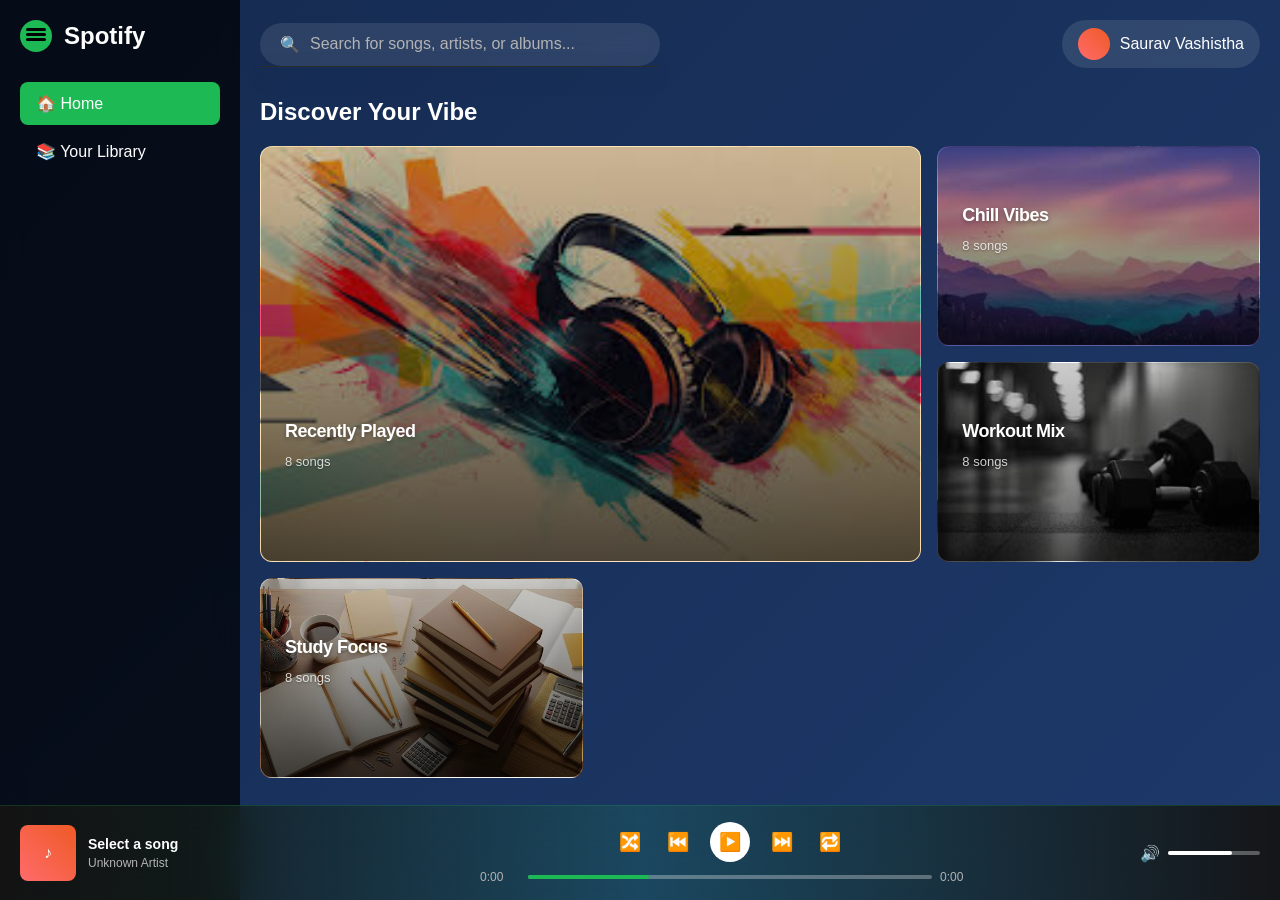
<file: src/index.html>
<!DOCTYPE html>
<html lang="en">
<head>
    <meta charset="UTF-8">
    <meta name="viewport" content="width=device-width, initial-scale=1.0">
    <title>Spotify Clone</title>

    <!-- CSS Stylesheets -->
    <link rel="stylesheet" href="css/main.css">
    <link rel="stylesheet" href="css/sidebar.css">
    <link rel="stylesheet" href="css/player.css">
    <link rel="stylesheet" href="css/components.css">
    <link rel="stylesheet" href="css/responsive.css">
</head>

<body>

<div class="container">
    <!-- Sidebar -->
    <div class="sidebar">
        <div class="logo">
            <div class="spotify-logo"></div>
            Spotify
        </div>
        
        <div class="nav-item active" data-page="home">🏠 Home</div>
        <div class="nav-item" id="libraryBtn" data-page="library">📚 Your Library</div>
        
        <div class="playlist-section" id="playlistMenu">
            <div class="playlist-title">Playlists</div>
            <div class="playlist-item" data-playlist="recentlyPlayed">Recently Played</div>
            <div class="playlist-item" data-playlist="chillVibes">Chill Vibes</div>
            <div class="playlist-item" data-playlist="workout">Workout Mix</div>
            <div class="playlist-item" data-playlist="study">Study Focus</div>
        </div>
    </div>

    <!-- Main Content -->
    <div class="main-content">
        <div class="header">
            <div class="search-bar-wrapper">
                <div class="search-bar">
                    <span>🔍</span>
                    <input type="text" id="globalSearch" placeholder="Search for songs, artists, or albums...">
                </div>
                <div class="search-results-dropdown" id="searchResults"></div>
            </div>
            
            <div class="user-profile">
                <div class="profile-pic"></div>
                <span>Saurav Vashistha</span>
            </div>
        </div>

        <!-- Home Page -->
        <div id="homePage">
            <div class="section fade-in">
                <div class="section-title">Discover Your Vibe</div>
                <div class="bento-grid" id="bentoGrid"></div>
            </div>
        </div>

        <!-- Library Page (Hidden by default) -->
        <div id="libraryPage">
            <div class="section fade-in">
                <div class="section-title">Recently Played</div>
                <div class="track-grid" id="recentlyPlayedGrid"></div>
            </div>

            <div class="section fade-in">
                <div class="section-title">Chill Vibes</div>
                <div class="track-grid" id="chillVibesGrid"></div>
            </div>

            <div class="section fade-in">
                <div class="section-title">Workout Mix</div>
                <div class="track-grid" id="workoutGrid"></div>
            </div>

            <div class="section fade-in">
                <div class="section-title">Study Focus</div>
                <div class="track-grid" id="studyGrid"></div>
            </div>
        </div>
    </div>
</div>

<!-- PLAYER -->
<div class="player">
    <div class="now-playing">
        <div class="now-playing-cover">♪</div>
        <div class="now-playing-info">
            <h4 id="currentSong">Select a song</h4>
            <p id="currentArtist">Unknown Artist</p>
        </div>
    </div>

    <div class="player-controls">
        <div class="control-buttons">
            <button class="control-btn" id="shuffleBtn">🔀</button>
            <button class="control-btn" id="prevBtn">⏮️</button>
            <button class="control-btn play-pause-btn" id="playPauseBtn">▶️</button>
            <button class="control-btn" id="nextBtn">⏭️</button>
            <button class="control-btn" id="repeatBtn">🔁</button>
        </div>
        
        <div class="progress-container">
            <span class="time" id="currentTime">0:00</span>
            <div class="progress-bar" id="progressBar">
                <div class="progress-fill" id="progressFill"></div>
            </div>
            <span class="time" id="totalTime">0:00</span>
        </div>
    </div>

    <div class="volume-controls">
        <span>🔊</span>
        <div class="volume-bar" id="volumeBar">
            <div class="volume-fill" id="volumeFill"></div>
        </div>
    </div>
</div>

<!-- AUDIO ELEMENT -->
<audio id="audioPlayer"></audio>

<!-- JavaScript Modules -->
<script src="js/config.js"></script>
<script src="js/tracks-data.js"></script>
<script src="js/utils.js"></script>
<script src="../javascript/cache.js"></script>
<script src="js/playlist.js"></script>
<script src="js/player.js"></script>
<script src="js/ui.js"></script>
<script src="js/app.js"></script>

</body>
</html>
</file>
<file: src/css/main.css>
/* ============================================
   SPOTIFY CLONE - MAIN STYLES
   ============================================ */

* {
    margin: 0;
    padding: 0;
    box-sizing: border-box;
}

body {
    font-family: 'Segoe UI', Tahoma, Geneva, Verdana, sans-serif;
    background: linear-gradient(135deg, #1e3c72 0%, #2a5298 100%);
    color: white;
    overflow-x: hidden;
}

.container {
    display: flex;
    height: 100vh;
}

/* ============================================
   MAIN CONTENT AREA
   ============================================ */

.main-content {
    flex: 1;
    padding: 20px;
    overflow-y: auto;
    background: rgba(0, 0, 0, 0.3);
}

.header {
    display: flex;
    justify-content: space-between;
    align-items: center;
    margin-bottom: 30px;
}

/* ============================================
   SEARCH BAR
   ============================================ */

.search-bar-wrapper {
    position: relative;
    width: 400px;
}

.search-bar {
    display: flex;
    align-items: center;
    background: rgba(255, 255, 255, 0.1);
    backdrop-filter: blur(10px);
    border-radius: 25px;
    padding: 12px 20px;
    width: 100%;
}

.search-bar input {
    background: none;
    border: none;
    color: white;
    font-size: 16px;
    width: 100%;
    margin-left: 10px;
}

.search-bar input::placeholder {
    color: #b3b3b3;
}

.search-bar input:focus {
    outline: none;
}

/* ============================================
   USER PROFILE
   ============================================ */

.user-profile {
    display: flex;
    align-items: center;
    background: rgba(255, 255, 255, 0.1);
    padding: 8px 16px;
    border-radius: 25px;
    cursor: pointer;
}

.profile-pic {
    width: 32px;
    height: 32px;
    border-radius: 50%;
    background: linear-gradient(45deg, #ff6b6b, #ee5a24);
    margin-right: 10px;
}

/* ============================================
   CONTENT SECTIONS
   ============================================ */

.section {
    margin-bottom: 40px;
}

.section-title {
    font-size: 24px;
    font-weight: bold;
    margin-bottom: 20px;
}

/* ============================================
   SEARCH RESULTS DROPDOWN
   ============================================ */

.search-results-dropdown {
    position: absolute;
    top: 100%;
    left: 0;
    right: 0;
    background: rgba(20, 20, 20, 0.98);
    backdrop-filter: blur(10px);
    border: 1px solid rgba(255, 255, 255, 0.1);
    border-top: none;
    border-radius: 0 0 12px 12px;
    max-height: 0;
    overflow-y: auto;
    z-index: 1000;
    transition: max-height 0.3s ease;
    box-shadow: 0 8px 24px rgba(0, 0, 0, 0.4);
}

.search-results-dropdown.active {
    max-height: 400px;
}

.search-result-item {
    padding: 12px 16px;
    cursor: pointer;
    border-bottom: 1px solid rgba(255, 255, 255, 0.05);
    transition: all 0.2s ease;
    display: flex;
    align-items: center;
    gap: 12px;
}

.search-result-item:hover {
    background: rgba(29, 185, 84, 0.2);
    transform: translateX(4px);
}

.search-result-item:last-child {
    border-bottom: none;
}

.search-result-cover {
    width: 40px;
    height: 40px;
    background: linear-gradient(45deg, #667eea, #764ba2);
    border-radius: 6px;
    flex-shrink: 0;
}

.search-result-info {
    flex: 1;
    min-width: 0;
}

.search-result-title {
    font-size: 14px;
    font-weight: 600;
    white-space: nowrap;
    overflow: hidden;
    text-overflow: ellipsis;
    margin-bottom: 2px;
}

.search-result-artist {
    font-size: 12px;
    color: #b3b3b3;
    white-space: nowrap;
    overflow: hidden;
    text-overflow: ellipsis;
}

.search-result-play {
    width: 32px;
    height: 32px;
    background: #1db954;
    border-radius: 50%;
    display: flex;
    align-items: center;
    justify-content: center;
    opacity: 0;
    transition: all 0.2s ease;
    flex-shrink: 0;
    cursor: pointer;
}

.search-result-item:hover .search-result-play {
    opacity: 1;
}

.search-result-empty {
    padding: 20px;
    text-align: center;
    color: #b3b3b3;
    font-size: 14px;
}

/* ============================================
   PAGE VISIBILITY
   ============================================ */

#homePage {
    display: block;
}

#libraryPage {
    display: none;
}

#libraryPage.active {
    display: block;
}

#homePage.hidden {
    display: none;
}

/* ============================================
   ANIMATIONS
   ============================================ */

@keyframes pulse {
    0%, 100% { transform: scale(1); }
    50% { transform: scale(1.05); }
}

.playing {
    animation: pulse 2s infinite;
}

.fade-in {
    animation: fadeIn 0.5s ease-in;
}

@keyframes fadeIn {
    from { opacity: 0; transform: translateY(20px); }
    to { opacity: 1; transform: translateY(0); }
}

@keyframes ripple {
    to {
        transform: scale(2);
        opacity: 0;
    }
}
</file>
<file: src/css/sidebar.css>
/* ============================================
   SPOTIFY CLONE - SIDEBAR STYLES
   ============================================ */

/* Sidebar */
.sidebar {
    width: 240px;
    background: rgba(0, 0, 0, 0.8);
    backdrop-filter: blur(10px);
    padding: 20px;
    overflow-y: auto;
}

.logo {
    display: flex;
    align-items: center;
    margin-bottom: 30px;
    font-size: 24px;
    font-weight: bold;
}

.spotify-logo {
    width: 32px;
    height: 32px;
    margin-right: 12px;
    background: #1db954;
    border-radius: 50%;
    display: flex;
    align-items: center;
    justify-content: center;
    position: relative;
}

.spotify-logo::before,
.spotify-logo::after {
    content: '';
    position: absolute;
    background: #000;
    border-radius: 20px;
}

.spotify-logo::before {
    width: 20px;
    height: 3px;
    top: 8px;
    left: 6px;
    box-shadow: 0 5px 0 #000, 0 10px 0 #000;
}

/* Navigation Items */
.nav-item {
    padding: 12px 0;
    cursor: pointer;
    border-radius: 8px;
    margin-bottom: 5px;
    padding-left: 16px;
    transition: all 0.3s ease;
}

.nav-item:hover {
    background: rgba(255, 255, 255, 0.1);
    transform: translateX(5px);
}

.nav-item.active {
    background: #1db954;
}

/* Playlist Section */
.playlist-section {
    margin-top: 20px;
    max-height: 0;
    overflow: hidden;
    transition: max-height 0.3s ease;
}

.playlist-section.active {
    max-height: 500px;
}

.playlist-title {
    margin-bottom: 15px;
    font-weight: bold;
    color: #b3b3b3;
    font-size: 12px;
    text-transform: uppercase;
    letter-spacing: 1px;
}

/* Playlist Items */
.playlist-item {
    padding: 8px 16px;
    cursor: pointer;
    border-radius: 6px;
    margin-bottom: 3px;
    transition: all 0.3s ease;
    position: relative;
    overflow: hidden;
    font-size: 14px;
}

.playlist-item:hover {
    background: rgba(255, 255, 255, 0.1);
    transform: translateX(5px);
}

.playlist-item.active {
    background: rgba(29, 185, 84, 0.3);
    color: #1db954;
}
</file>
<file: src/css/player.css>
/* ============================================
   SPOTIFY CLONE - PLAYER STYLES
   ============================================ */

/* Player Container */
.player {
    position: fixed;
    bottom: 0;
    left: 0;
    right: 0;
    background: linear-gradient(90deg, rgba(20, 20, 20, 0.95) 0%, rgba(29, 185, 84, 0.15) 50%, rgba(20, 20, 20, 0.95) 100%);
    backdrop-filter: blur(20px);
    padding: 16px 20px;
    display: flex;
    align-items: center;
    justify-content: space-between;
    border-top: 1px solid rgba(29, 185, 84, 0.2);
}

/* Now Playing Info */
.now-playing {
    display: flex;
    align-items: center;
    width: 300px;
}

.now-playing-cover {
    width: 56px;
    height: 56px;
    background: linear-gradient(45deg, #ff6b6b, #ee5a24);
    border-radius: 8px;
    margin-right: 12px;
    display: flex;
    align-items: center;
    justify-content: center;
}

.now-playing-info h4 {
    font-size: 14px;
    margin-bottom: 4px;
}

.now-playing-info p {
    font-size: 12px;
    color: #b3b3b3;
}

/* Player Controls */
.player-controls {
    display: flex;
    flex-direction: column;
    align-items: center;
    flex: 1;
}

.control-buttons {
    display: flex;
    align-items: center;
    gap: 16px;
    margin-bottom: 8px;
}

.control-btn {
    width: 32px;
    height: 32px;
    border: none;
    background: none;
    color: white;
    cursor: pointer;
    border-radius: 50%;
    display: flex;
    align-items: center;
    justify-content: center;
    transition: all 0.3s ease;
    font-size: 18px;
}

.control-btn:hover {
    background: rgba(255, 255, 255, 0.1);
    transform: scale(1.1);
}

.play-pause-btn {
    width: 40px;
    height: 40px;
    background: white;
    color: black;
}

/* Progress Container */
.progress-container {
    display: flex;
    align-items: center;
    width: 100%;
    max-width: 500px;
    gap: 8px;
}

.time {
    font-size: 12px;
    color: #b3b3b3;
    min-width: 40px;
}

.progress-bar {
    flex: 1;
    height: 4px;
    background: rgba(255, 255, 255, 0.3);
    border-radius: 2px;
    cursor: pointer;
    position: relative;
}

.progress-fill {
    height: 100%;
    background: #1db954;
    border-radius: 2px;
    width: 30%;
    transition: width 0.1s ease;
}

/* Volume Controls */
.volume-controls {
    display: flex;
    align-items: center;
    gap: 8px;
    width: 120px;
}

.volume-bar {
    flex: 1;
    height: 4px;
    background: rgba(255, 255, 255, 0.3);
    border-radius: 2px;
    cursor: pointer;
}

.volume-fill {
    height: 100%;
    background: white;
    border-radius: 2px;
    width: 70%;
}
</file>
<file: src/css/components.css>
/* ============================================
   SPOTIFY CLONE - COMPONENTS STYLES
   ============================================ */

/* ========== BENTO GRID ========== */

.bento-grid {
    display: grid;
    grid-template-columns: repeat(auto-fit, minmax(250px, 1fr));
    gap: 16px;
    grid-auto-rows: 200px;
}

.bento-item {
    background: rgba(255, 255, 255, 0.05);
    backdrop-filter: blur(10px);
    border-radius: 12px;
    padding: 24px;
    cursor: pointer;
    transition: all 0.3s ease;
    border: 1px solid rgba(255, 255, 255, 0.08);
    display: flex;
    flex-direction: column;
    justify-content: flex-end;
    position: relative;
    overflow: hidden;
    background-size: cover;
    background-position: center;
    min-height: 200px;
}

.bento-item::before {
    content: '';
    position: absolute;
    inset: 0;
    background: linear-gradient(180deg, rgba(0,0,0,0.2) 0%, rgba(0,0,0,0.4) 50%, rgba(0,0,0,0.7) 100%);
    z-index: 1;
    transition: all 0.3s ease;
}

.bento-item:hover::before {
    background: linear-gradient(180deg, rgba(0,0,0,0.3) 0%, rgba(0,0,0,0.5) 50%, rgba(0,0,0,0.8) 100%);
}

.bento-item:hover {
    transform: translateY(-6px);
    box-shadow: 0 12px 30px rgba(0, 0, 0, 0.5);
    border-color: rgba(255, 255, 255, 0.15);
}

.bento-item-content {
    position: relative;
    z-index: 2;
    display: flex;
    flex-direction: column;
    gap: 12px;
}

.bento-item-title {
    font-size: 18px;
    font-weight: 700;
    margin: 0;
    letter-spacing: -0.5px;
    text-shadow: 0 2px 4px rgba(0, 0, 0, 0.3);
}

.bento-item-count {
    font-size: 13px;
    color: rgba(255, 255, 255, 0.8);
    margin: 0;
    font-weight: 500;
    text-shadow: 0 1px 2px rgba(0, 0, 0, 0.3);
}

.bento-item-play {
    display: inline-flex;
    align-items: center;
    justify-content: center;
    width: 48px;
    height: 48px;
    background: #1db954;
    border-radius: 50%;
    opacity: 0;
    transform: scale(0.7) translateY(10px);
    transition: all 0.3s cubic-bezier(0.4, 0, 0.2, 1);
    font-size: 20px;
    cursor: pointer;
    box-shadow: 0 4px 12px rgba(29, 185, 84, 0.3);
    margin-top: 8px;
}

.bento-item:hover .bento-item-play {
    opacity: 1;
    transform: scale(1) translateY(0);
    box-shadow: 0 6px 16px rgba(29, 185, 84, 0.4);
}

.bento-item-large {
    grid-column: span 2;
    grid-row: span 2;
    min-height: auto;
}

/* ========== TRACK GRID ========== */

.track-grid {
    display: grid;
    grid-template-columns: repeat(auto-fill, minmax(180px, 1fr));
    gap: 20px;
}

.track-card {
    background: rgba(255, 255, 255, 0.1);
    backdrop-filter: blur(10px);
    border-radius: 12px;
    padding: 16px;
    cursor: pointer;
    transition: all 0.3s ease;
    border: 1px solid rgba(255, 255, 255, 0.1);
}

.track-card:hover {
    transform: translateY(-5px);
    background: rgba(255, 255, 255, 0.2);
    box-shadow: 0 10px 30px rgba(0, 0, 0, 0.3);
}

/* Track Cover */
.track-cover {
    width: 100%;
    height: 140px;
    background: linear-gradient(45deg, #667eea, #764ba2);
    border-radius: 8px;
    margin-bottom: 12px;
    display: flex;
    align-items: center;
    justify-content: center;
    font-size: 24px;
    position: relative;
    overflow: hidden;
    background-size: cover;
    background-position: center;
}

.track-cover::before {
    content: "♪";
    font-size: 36px;
    opacity: 0.7;
}

.track-cover.has-image::before {
    display: none;
}

.play-btn {
    position: absolute;
    bottom: 8px;
    right: 8px;
    width: 40px;
    height: 40px;
    background: #1db954;
    border-radius: 50%;
    display: flex;
    align-items: center;
    justify-content: center;
    cursor: pointer;
    opacity: 0;
    transition: all 0.3s ease;
    transform: translateY(10px);
    border: none;
    color: white;
}

.track-card:hover .play-btn {
    opacity: 1;
    transform: translateY(0);
}

/* Track Info */
.track-info h3 {
    font-size: 16px;
    margin-bottom: 5px;
    white-space: nowrap;
    overflow: hidden;
    text-overflow: ellipsis;
}

.track-info p {
    color: #b3b3b3;
    font-size: 14px;
}
</file>
<file: src/css/responsive.css>
/* ============================================
   SPOTIFY CLONE - RESPONSIVE STYLES
   ============================================ */

@media (max-width: 768px) {
    .sidebar {
        width: 200px;
    }
    
    .search-bar {
        width: 250px;
    }
    
    .track-grid {
        grid-template-columns: repeat(auto-fill, minmax(150px, 1fr));
    }
    
    .now-playing {
        width: 200px;
    }
}

@media (max-width: 600px) {
    .container {
        flex-direction: column;
    }
    
    .sidebar {
        width: 100%;
        height: auto;
        order: 2;
    }
    
    .main-content {
        order: 1;
        padding-bottom: 100px;
    }
    
    .player {
        position: relative;
        order: 3;
    }
    
    .search-bar {
        width: 100%;
        max-width: 300px;
    }
    
    .bento-grid {
        grid-template-columns: repeat(auto-fit, minmax(200px, 1fr));
    }
    
    .bento-item-large {
        grid-column: span 1;
        grid-row: span 1;
    }
}
</file>
